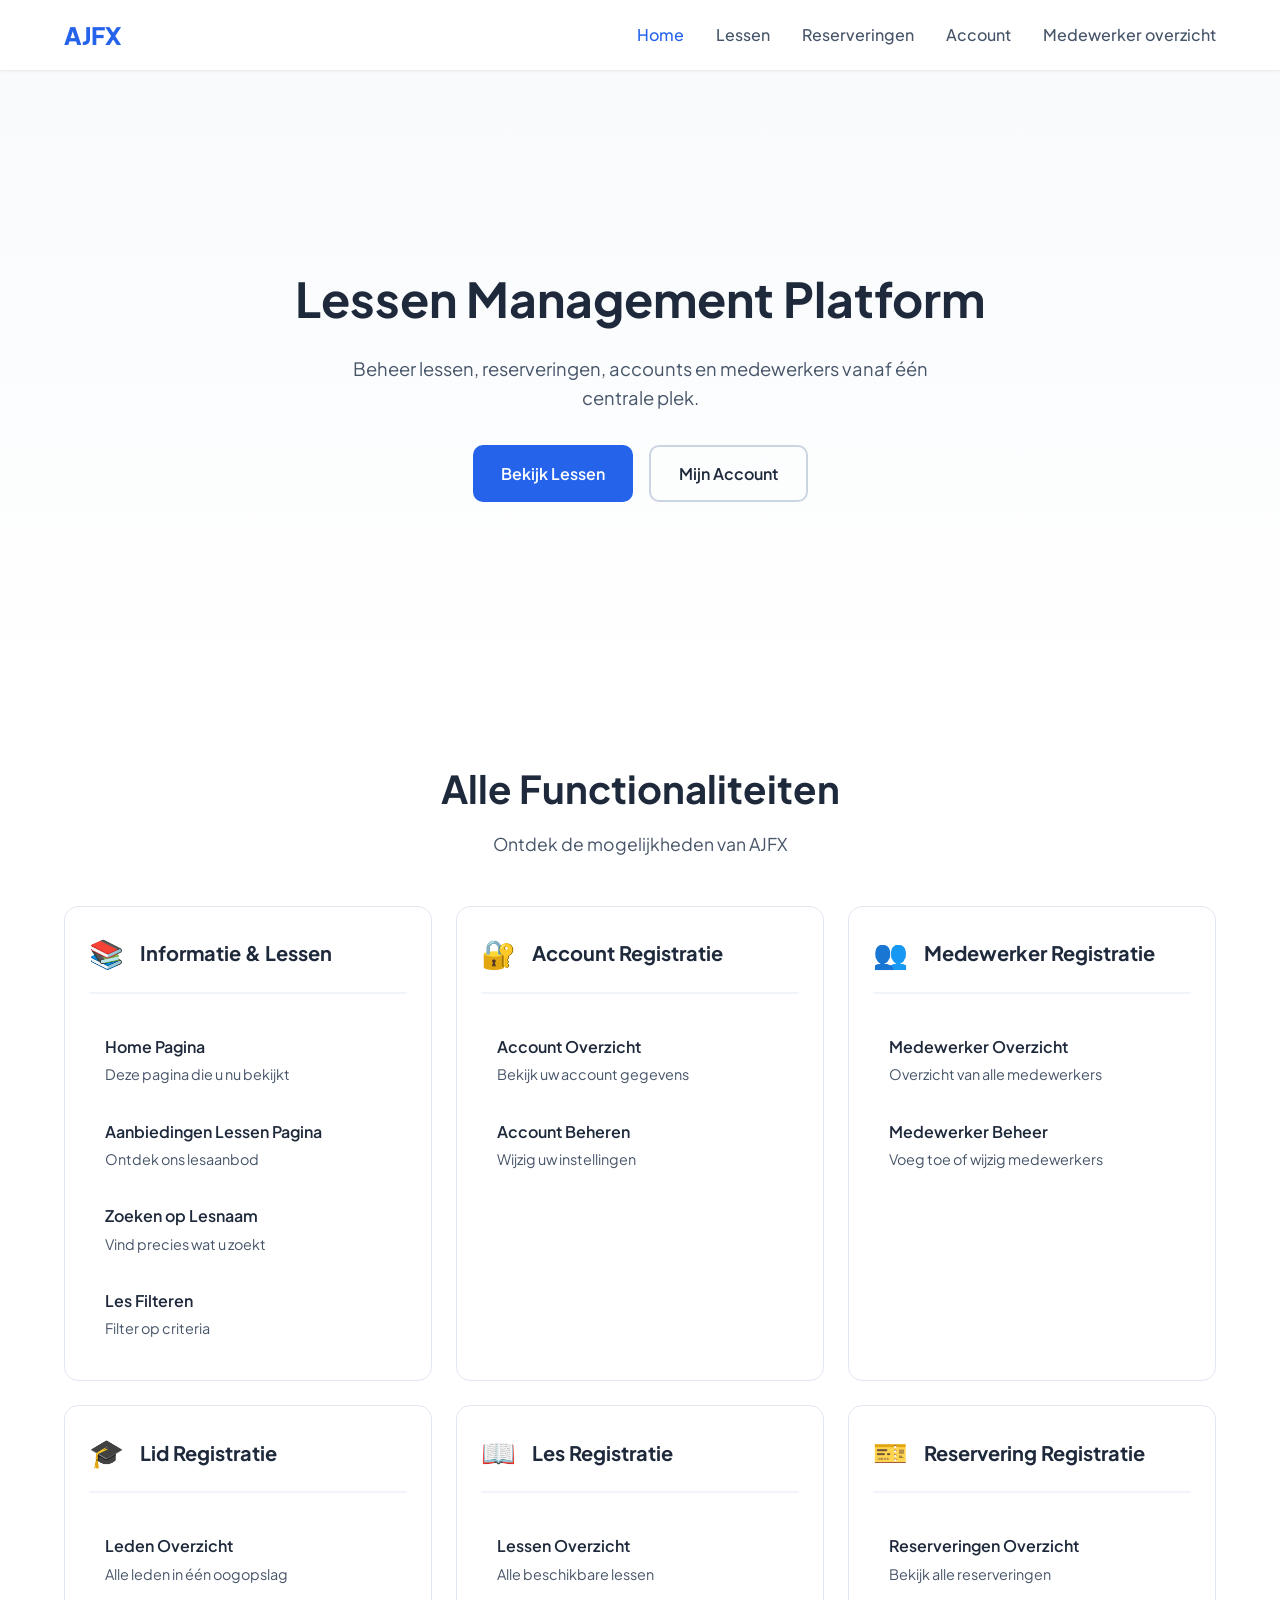
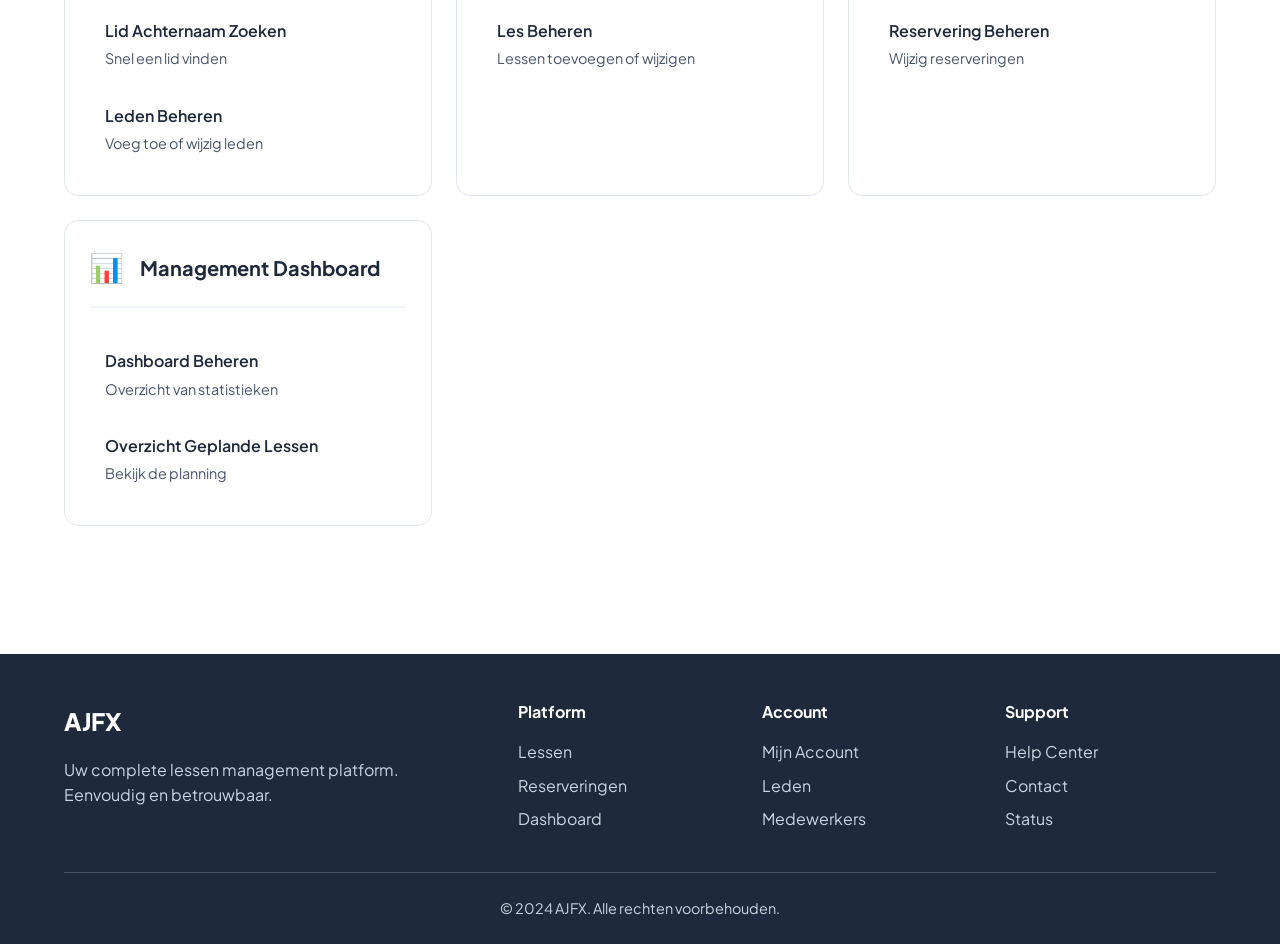
<file: index.html>
<!DOCTYPE html>
<html lang="nl">

<head>
    <meta charset="UTF-8">
    <meta name="viewport" content="width=device-width, initial-scale=1.0">
    <title>AJFX - Lessen Management Platform</title>
    <link rel="preconnect" href="https://fonts.googleapis.com">
    <link rel="preconnect" href="https://fonts.gstatic.com" crossorigin>
    <link href="https://fonts.googleapis.com/css2?family=Plus+Jakarta+Sans:wght@300;400;500;600;700;800&display=swap"
        rel="stylesheet">
    <link rel="stylesheet" href="homepage/styles.css">
</head>

<body>
    <!-- Error Modal (hidden by default) -->
    <div id="errorModal" class="modal">
        <div class="modal-content">
            <div class="modal-icon">⚠️</div>
            <h2>Pagina Tijdelijk Niet Beschikbaar</h2>
            <p>De homepagina is tijdelijk niet beschikbaar. Probeer het later opnieuw.</p>
            <button onclick="closeErrorModal()" class="btn-primary">Sluiten</button>
        </div>
    </div>

    <div id="header"></div>
    <script>
        fetch('header.html')
            .then(response => response.text())
            .then(data => {
                document.getElementById('header').innerHTML = data;
            });
    </script>

    <!-- Hero Section -->
    <section class="hero">
        <div class="hero-content">
            <h1 class="hero-title">Lessen Management Platform</h1>
            <p class="hero-subtitle">
                Beheer lessen, reserveringen, accounts en medewerkers vanaf één centrale plek.
            </p>
            <div class="hero-cta">
                <button onclick="window.location.href='lessen-overzicht.php'" class="btn-primary">
                    Bekijk Lessen
                </button>
                <a href="account/login.php" class="btn-secondary"
                    style="display: inline-flex; align-items: center; justify-content: center; text-decoration: none;">
                    Mijn Account
                </a>
            </div>
        </div>
    </section>

    <!-- Features Section -->
    <section class="features">
        <div class="container">
            <div class="features-header">
                <h2 class="section-title">Alle Functionaliteiten</h2>
                <p class="section-subtitle">Ontdek de mogelijkheden van AJFX</p>
            </div>

            <div class="features-grid">
                <!-- Informatie Epic -->
                <div class="feature-epic">
                    <div class="epic-header">
                        <span class="epic-icon">📚</span>
                        <h3>Informatie & Lessen</h3>
                    </div>
                    <ul class="feature-list">
                        <li class="feature-item" onclick="window.location.href='index.html'">
                            <div class="feature-content">
                                <strong>Home Pagina</strong>
                                <small>Deze pagina die u nu bekijkt</small>
                            </div>
                        </li>
                        <li class="feature-item" onclick="window.location.href='lessons.php'">
                            <div class="feature-content">
                                <strong>Aanbiedingen Lessen Pagina</strong>
                                <small>Ontdek ons lesaanbod</small>
                            </div>
                        </li>
                        <li class="feature-item" onclick="window.location.href='lessen-overzicht.php'">
                            <div class="feature-content">
                                <strong>Zoeken op Lesnaam</strong>
                                <small>Vind precies wat u zoekt</small>
                            </div>
                        </li>
                        <li class="feature-item" onclick="window.location.href='lessen-overzicht.php'">
                            <div class="feature-content">
                                <strong>Les Filteren</strong>
                                <small>Filter op criteria</small>
                            </div>
                        </li>
                    </ul>
                </div>

                <!-- Account Registration Epic -->
                <div class="feature-epic">
                    <div class="epic-header">
                        <span class="epic-icon">🔐</span>
                        <h3>Account Registratie</h3>
                    </div>
                    <ul class="feature-list">
                        <li class="feature-item" onclick="window.location.href='account/login.php'">
                            <div class="feature-content">
                                <strong>Account Overzicht</strong>
                                <small>Bekijk uw account gegevens</small>
                            </div>
                        </li>
                        <li class="feature-item" onclick="window.location.href='account/gegevens_wijzigen.php'">
                            <div class="feature-content">
                                <strong>Account Beheren</strong>
                                <small>Wijzig uw instellingen</small>
                            </div>
                        </li>
                    </ul>
                </div>

                <!-- Medewerker Epic -->
                <div class="feature-epic">
                    <div class="epic-header">
                        <span class="epic-icon">👥</span>
                        <h3>Medewerker Registratie</h3>
                    </div>
                    <ul class="feature-list">
                        <li class="feature-item"
                            onclick="window.location.href='medewerker_overzicht/medewerkers.php'">
                            <div class="feature-content">
                                <strong>Medewerker Overzicht</strong>
                                <small>Overzicht van alle medewerkers</small>
                            </div>
                        </li>
                        <li class="feature-item"
                            onclick="window.location.href='medewerker_overzicht/medewerkers.php'">
                            <div class="feature-content">
                                <strong>Medewerker Beheer</strong>
                                <small>Voeg toe of wijzig medewerkers</small>
                            </div>
                        </li>
                    </ul>
                </div>

                <!-- Leden Epic -->
                <div class="feature-epic">
                    <div class="epic-header">
                        <span class="epic-icon">🎓</span>
                        <h3>Lid Registratie</h3>
                    </div>
                    <ul class="feature-list">
                        <li class="feature-item" onclick="window.location.href='database/leden.php'">
                            <div class="feature-content">
                                <strong>Leden Overzicht</strong>
                                <small>Alle leden in één oogopslag</small>
                            </div>
                        </li>
                        <li class="feature-item" onclick="window.location.href='database/leden.php'">
                            <div class="feature-content">
                                <strong>Lid Achternaam Zoeken</strong>
                                <small>Snel een lid vinden</small>
                            </div>
                        </li>
                        <li class="feature-item" onclick="window.location.href='database/leden.php'">
                            <div class="feature-content">
                                <strong>Leden Beheren</strong>
                                <small>Voeg toe of wijzig leden</small>
                            </div>
                        </li>
                    </ul>
                </div>

                <!-- Les Registratie Epic -->
                <div class="feature-epic">
                    <div class="epic-header">
                        <span class="epic-icon">📖</span>
                        <h3>Les Registratie</h3>
                    </div>
                    <ul class="feature-list">
                        <li class="feature-item" onclick="window.location.href='lessen-overzicht.php'">
                            <div class="feature-content">
                                <strong>Lessen Overzicht</strong>
                                <small>Alle beschikbare lessen</small>
                            </div>
                        </li>
                        <li class="feature-item" onclick="window.location.href='Alle-lessen.php'">
                            <div class="feature-content">
                                <strong>Les Beheren</strong>
                                <small>Lessen toevoegen of wijzigen</small>
                            </div>
                        </li>
                    </ul>
                </div>

                <!-- Reservering Epic -->
                <div class="feature-epic">
                    <div class="epic-header">
                        <span class="epic-icon">🎫</span>
                        <h3>Reservering Registratie</h3>
                    </div>
                    <ul class="feature-list">
                        <li class="feature-item"
                            onclick="window.location.href='medewerker_overzicht/reservering_overzicht/reserveringsoverzicht.php'">
                            <div class="feature-content">
                                <strong>Reserveringen Overzicht</strong>
                                <small>Bekijk alle reserveringen</small>
                            </div>
                        </li>
                        <li class="feature-item"
                            onclick="window.location.href='medewerker_overzicht/reservering_overzicht/reserveringsoverzicht.php'">
                            <div class="feature-content">
                                <strong>Reservering Beheren</strong>
                                <small>Wijzig reserveringen</small>
                            </div>
                        </li>
                    </ul>
                </div>

                <!-- Management Dashboard Epic -->
                <div class="feature-epic">
                    <div class="epic-header">
                        <span class="epic-icon">📊</span>
                        <h3>Management Dashboard</h3>
                    </div>
                    <ul class="feature-list">
                        <li class="feature-item"
                            onclick="window.location.href='medewerker_overzicht/medewerkers.php'">
                            <div class="feature-content">
                                <strong>Dashboard Beheren</strong>
                                <small>Overzicht van statistieken</small>
                            </div>
                        </li>
                        <li class="feature-item" onclick="window.location.href='lessen-overzicht.php'">
                            <div class="feature-content">
                                <strong>Overzicht Geplande Lessen</strong>
                                <small>Bekijk de planning</small>
                            </div>
                        </li>
                    </ul>
                </div>
            </div>
        </div>
    </section>

    <!-- Footer -->
    <footer class="footer">
        <div class="container">
            <div class="footer-grid">
                <div class="footer-col">
                    <div class="logo">
                        <span class="logo-text">AJFX</span>
                    </div>
                    <p class="footer-description">
                        Uw complete lessen management platform. Eenvoudig en betrouwbaar.
                    </p>
                </div>
                <div class="footer-col">
                    <h4>Platform</h4>
                    <ul class="footer-links">
                        <li><a href="lessen-overzicht.php">Lessen</a></li>
                        <li><a href="medewerker_overzicht/reservering_overzicht/reserveringsoverzicht.php">Reserveringen</a></li>
                        <li><a href="medewerker_overzicht/medewerkers.php">Dashboard</a></li>
                    </ul>
                </div>
                <div class="footer-col">
                    <h4>Account</h4>
                    <ul class="footer-links">
                        <li><a href="account/login.php">Mijn Account</a></li>
                        <li><a href="database/leden.php">Leden</a></li>
                        <li><a href="medewerker_overzicht/medewerkers.php">Medewerkers</a></li>
                    </ul>
                </div>
                <div class="footer-col">
                    <h4>Support</h4>
                    <ul class="footer-links">
                        <li><a href="#">Help Center</a></li>
                        <li><a href="#">Contact</a></li>
                        <li><a href="#">Status</a></li>
                    </ul>
                </div>
            </div>
            <div class="footer-bottom">
                <p>&copy; 2024 AJFX. Alle rechten voorbehouden.</p>
            </div>
        </div>
    </footer>

    <div id="loadingIndicator" class="loading-indicator">
        <div class="spinner"></div>
        <p>Laden...</p>
    </div>

    <script src="homepage/script.js"></script>
</body>

</html>
</file>
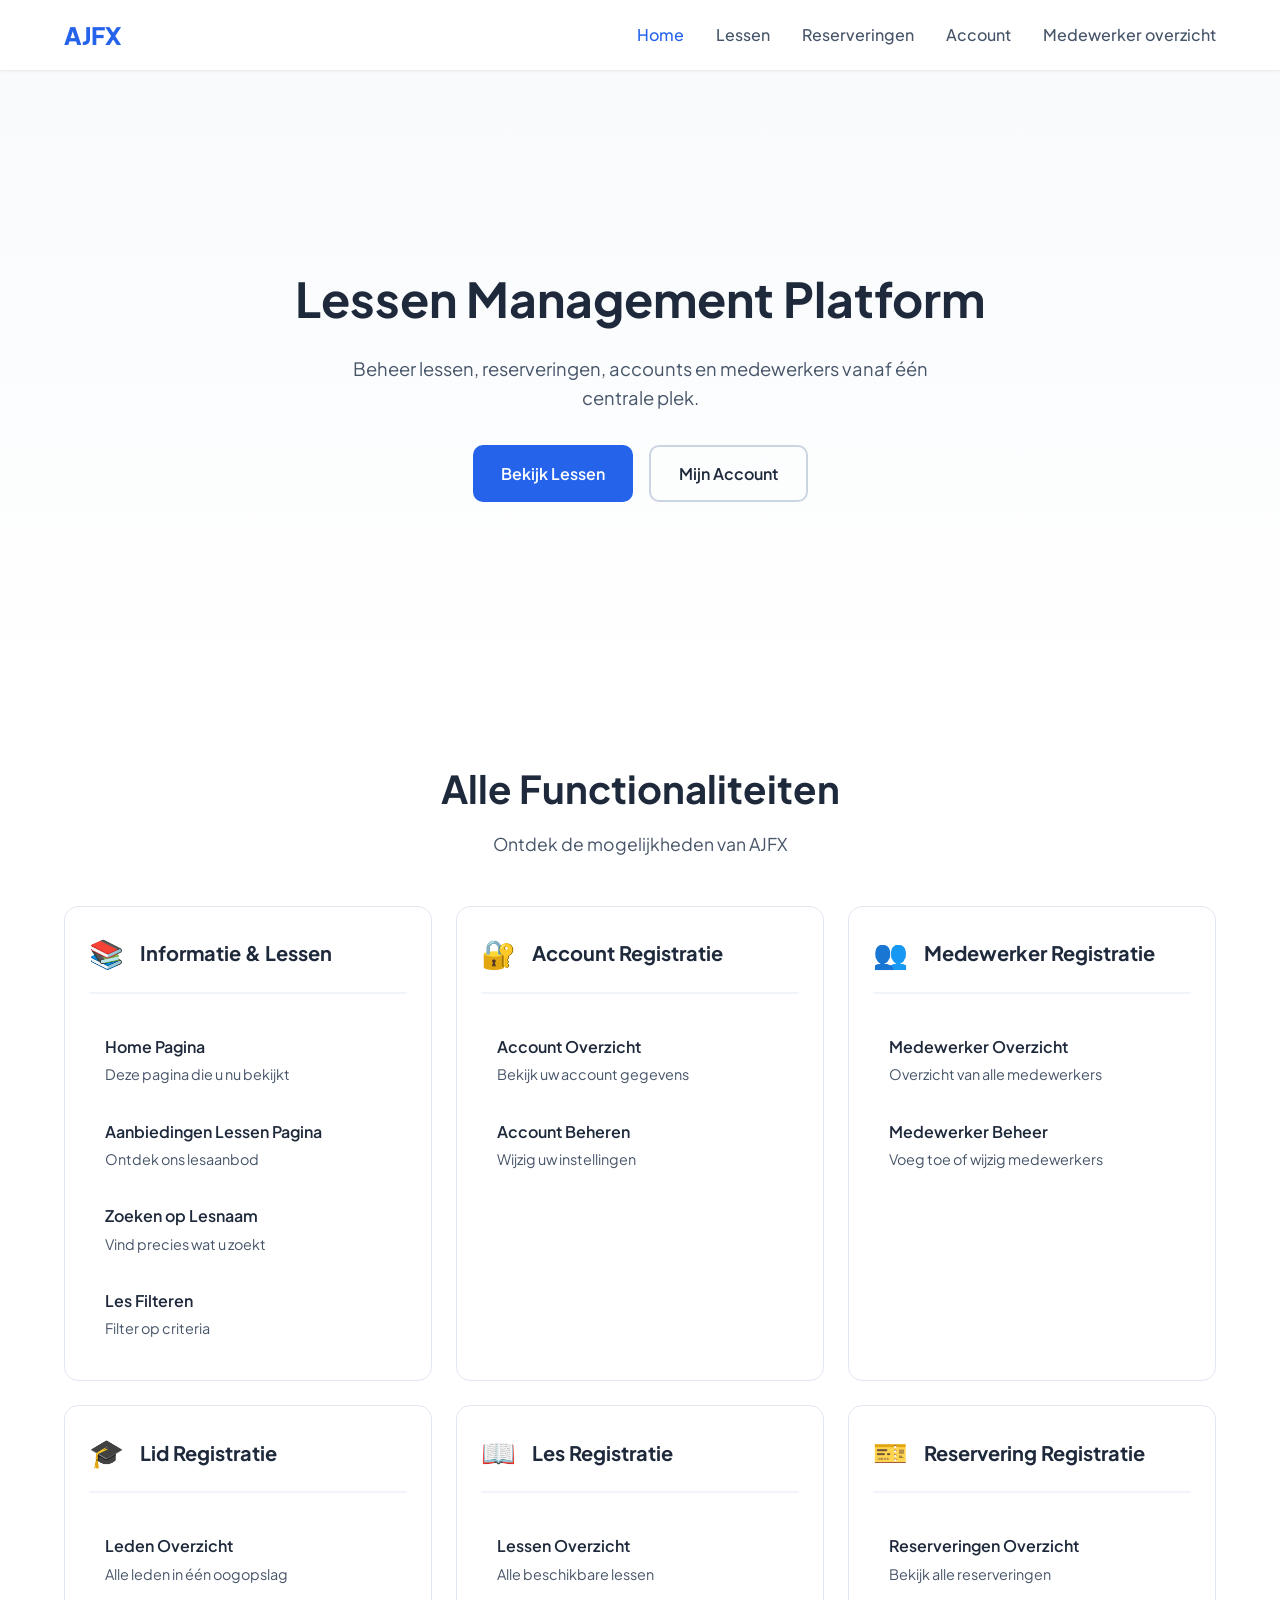
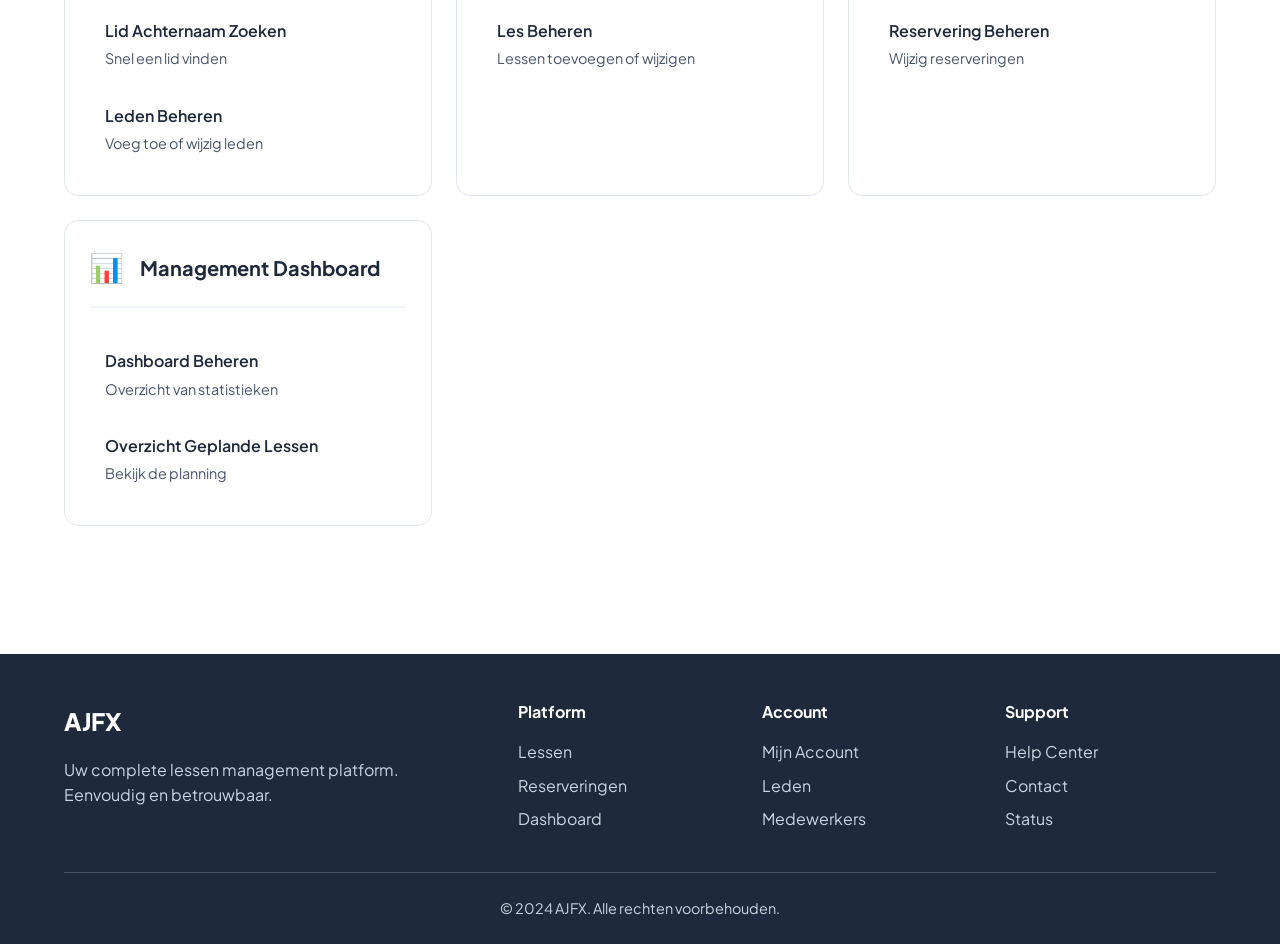
<file: homepage/index.html>
<!DOCTYPE html>
<html lang="nl">
<head>
    <meta charset="UTF-8">
    <meta name="viewport" content="width=device-width, initial-scale=1.0">
    <title>AJFX - Lessen Management Platform</title>
    <link rel="preconnect" href="https://fonts.googleapis.com">
    <link rel="preconnect" href="https://fonts.gstatic.com" crossorigin>
    <link href="https://fonts.googleapis.com/css2?family=Plus+Jakarta+Sans:wght@300;400;500;600;700;800&display=swap" rel="stylesheet">
    <link rel="stylesheet" href="styles.css">
</head>
<body>
    <!-- Error Modal (hidden by default) -->
    <div id="errorModal" class="modal">
        <div class="modal-content">
            <div class="modal-icon">⚠️</div>
            <h2>Pagina Tijdelijk Niet Beschikbaar</h2>
            <p>De homepagina is tijdelijk niet beschikbaar. Probeer het later opnieuw.</p>
            <button onclick="closeErrorModal()" class="btn-primary">Sluiten</button>
        </div>
    </div>

    <!-- Navigation -->
    <nav class="navbar">
        <div class="nav-container">
            <div class="logo">
                <span class="logo-text">AJFX</span>
            </div>
            <button class="mobile-menu-toggle" onclick="toggleMobileMenu()">
                <span></span>
                <span></span>
                <span></span>
            </button>
            <ul class="nav-menu" id="navMenu">
                <li><a href="index.html" class="nav-link active">Home</a></li>
                <li><a href="../lessen-overzicht.php" class="nav-link">Lessen</a></li>
                <li><a href="../medewerker_overzicht/reservering_overzicht/reserveringsoverzicht.php" class="nav-link">Reserveringen</a></li>
                <li><a href="../account/login.php" class="nav-link">Account</a></li>
                <li><a href="../medewerker_overzicht/medewerkers.php" class="nav-link">Medewerker overzicht</a></li>
            </ul>
        </div>
    </nav>

    <!-- Hero Section -->
    <section class="hero">
        <div class="hero-content">
            <h1 class="hero-title">Lessen Management Platform</h1>
            <p class="hero-subtitle">
                Beheer lessen, reserveringen, accounts en medewerkers vanaf één centrale plek.
            </p>
            <div class="hero-cta">
                <button onclick="window.location.href='../lessen-overzicht.php'" class="btn-primary">
                    Bekijk Lessen
                </button>
                <a href="../account/login.php" class="btn-secondary" style="display: inline-flex; align-items: center; justify-content: center; text-decoration: none;">
                    Mijn Account
                </a>
            </div>
        </div>
    </section>

    <!-- Features Section -->
    <section class="features">
        <div class="container">
            <div class="features-header">
                <h2 class="section-title">Alle Functionaliteiten</h2>
                <p class="section-subtitle">Ontdek de mogelijkheden van AJFX</p>
            </div>
            
            <div class="features-grid">
                <!-- Informatie Epic -->
                <div class="feature-epic">
                    <div class="epic-header">
                        <span class="epic-icon">📚</span>
                        <h3>Informatie & Lessen</h3>
                    </div>
                    <ul class="feature-list">
                        <li class="feature-item" onclick="window.location.href='index.html'">
                            <div class="feature-content">
                                <strong>Home Pagina</strong>
                                <small>Deze pagina die u nu bekijkt</small>
                            </div>
                        </li>
                        <li class="feature-item" onclick="window.location.href='../lessons.php'">
                            <div class="feature-content">
                                <strong>Aanbiedingen Lessen Pagina</strong>
                                <small>Ontdek ons lesaanbod</small>
                            </div>
                        </li>
                        <li class="feature-item" onclick="window.location.href='../lessen-overzicht.php'">
                            <div class="feature-content">
                                <strong>Zoeken op Lesnaam</strong>
                                <small>Vind precies wat u zoekt</small>
                            </div>
                        </li>
                        <li class="feature-item" onclick="window.location.href='../lessen-overzicht.php'">
                            <div class="feature-content">
                                <strong>Les Filteren</strong>
                                <small>Filter op criteria</small>
                            </div>
                        </li>
                    </ul>
                </div>

                <!-- Account Registration Epic -->
                <div class="feature-epic">
                    <div class="epic-header">
                        <span class="epic-icon">🔐</span>
                        <h3>Account Registratie</h3>
                    </div>
                    <ul class="feature-list">
                        <li class="feature-item" onclick="window.location.href='../account/login.php'">
                            <div class="feature-content">
                                <strong>Account Overzicht</strong>
                                <small>Bekijk uw account gegevens</small>
                            </div>
                        </li>
                        <li class="feature-item" onclick="window.location.href='../account/gegevens_wijzigen.php'">
                            <div class="feature-content">
                                <strong>Account Beheren</strong>
                                <small>Wijzig uw instellingen</small>
                            </div>
                        </li>
                    </ul>
                </div>

                <!-- Medewerker Epic -->
                <div class="feature-epic">
                    <div class="epic-header">
                        <span class="epic-icon">👥</span>
                        <h3>Medewerker Registratie</h3>
                    </div>
                    <ul class="feature-list">
                        <li class="feature-item" onclick="window.location.href='../medewerker_overzicht/medewerkers.php'">
                            <div class="feature-content">
                                <strong>Medewerker Overzicht</strong>
                                <small>Overzicht van alle medewerkers</small>
                            </div>
                        </li>
                        <li class="feature-item" onclick="window.location.href='../medewerker_overzicht/medewerkers.php'">
                            <div class="feature-content">
                                <strong>Medewerker Beheer</strong>
                                <small>Voeg toe of wijzig medewerkers</small>
                            </div>
                        </li>
                    </ul>
                </div>

                <!-- Leden Epic -->
                <div class="feature-epic">
                    <div class="epic-header">
                        <span class="epic-icon">🎓</span>
                        <h3>Lid Registratie</h3>
                    </div>
                    <ul class="feature-list">
                        <li class="feature-item" onclick="window.location.href='../database/leden.php'">
                            <div class="feature-content">
                                <strong>Leden Overzicht</strong>
                                <small>Alle leden in één oogopslag</small>
                            </div>
                        </li>
                        <li class="feature-item" onclick="window.location.href='../database/leden.php'">
                            <div class="feature-content">
                                <strong>Lid Achternaam Zoeken</strong>
                                <small>Snel een lid vinden</small>
                            </div>
                        </li>
                        <li class="feature-item" onclick="window.location.href='../database/leden.php'">
                            <div class="feature-content">
                                <strong>Leden Beheren</strong>
                                <small>Voeg toe of wijzig leden</small>
                            </div>
                        </li>
                    </ul>
                </div>

                <!-- Les Registratie Epic -->
                <div class="feature-epic">
                    <div class="epic-header">
                        <span class="epic-icon">📖</span>
                        <h3>Les Registratie</h3>
                    </div>
                    <ul class="feature-list">
                        <li class="feature-item" onclick="window.location.href='../lessen-overzicht.php'">
                            <div class="feature-content">
                                <strong>Lessen Overzicht</strong>
                                <small>Alle beschikbare lessen</small>
                            </div>
                        </li>
                        <li class="feature-item" onclick="window.location.href='../lessen-overzicht.php'">
                            <div class="feature-content">
                                <strong>Les Beheren</strong>
                                <small>Lessen toevoegen of wijzigen</small>
                            </div>
                        </li>
                    </ul>
                </div>

                <!-- Reservering Epic -->
                <div class="feature-epic">
                    <div class="epic-header">
                        <span class="epic-icon">🎫</span>
                        <h3>Reservering Registratie</h3>
                    </div>
                    <ul class="feature-list">
                        <li class="feature-item" onclick="window.location.href='../medewerker_overzicht/reservering_overzicht/reserveringsoverzicht.php'">
                            <div class="feature-content">
                                <strong>Reserveringen Overzicht</strong>
                                <small>Bekijk alle reserveringen</small>
                            </div>
                        </li>
                        <li class="feature-item" onclick="window.location.href='../medewerker_overzicht/reservering_overzicht/reserveringsoverzicht.php'">
                            <div class="feature-content">
                                <strong>Reservering Beheren</strong>
                                <small>Wijzig reserveringen</small>
                            </div>
                        </li>
                    </ul>
                </div>

                <!-- Management Dashboard Epic -->
                <div class="feature-epic">
                    <div class="epic-header">
                        <span class="epic-icon">📊</span>
                        <h3>Management Dashboard</h3>
                    </div>
                    <ul class="feature-list">
                        <li class="feature-item" onclick="window.location.href='../medewerker_overzicht/medewerkers.php'">
                            <div class="feature-content">
                                <strong>Dashboard Beheren</strong>
                                <small>Overzicht van statistieken</small>
                            </div>
                        </li>
                        <li class="feature-item" onclick="window.location.href='../lessen-overzicht.php'">
                            <div class="feature-content">
                                <strong>Overzicht Geplande Lessen</strong>
                                <small>Bekijk de planning</small>
                            </div>
                        </li>
                    </ul>
                </div>
            </div>
        </div>
    </section>

    <!-- Footer -->
    <footer class="footer">
        <div class="container">
            <div class="footer-grid">
                <div class="footer-col">
                    <div class="logo">
                        <span class="logo-text">AJFX</span>
                    </div>
                    <p class="footer-description">
                        Uw complete lessen management platform. Eenvoudig en betrouwbaar.
                    </p>
                </div>
                <div class="footer-col">
                    <h4>Platform</h4>
                    <ul class="footer-links">
                        <li><a href="../lessen-overzicht.php">Lessen</a></li>
                        <li><a href="../medewerker_overzicht/reservering_overzicht/reserveringsoverzicht.php">Reserveringen</a></li>
                        <li><a href="../medewerker_overzicht/medewerkers.php">Dashboard</a></li>
                    </ul>
                </div>
                <div class="footer-col">
                    <h4>Account</h4>
                    <ul class="footer-links">
                        <li><a href="../account/login.php">Mijn Account</a></li>
                        <li><a href="../database/leden.php">Leden</a></li>
                        <li><a href="../medewerker_overzicht/medewerkers.php">Medewerkers</a></li>
                    </ul>
                </div>
                <div class="footer-col">
                    <h4>Support</h4>
                    <ul class="footer-links">
                        <li><a href="#">Help Center</a></li>
                        <li><a href="#">Contact</a></li>
                        <li><a href="#">Status</a></li>
                    </ul>
                </div>
            </div>
            <div class="footer-bottom">
                <p>&copy; 2024 AJFX. Alle rechten voorbehouden.</p>
            </div>
        </div>
    </footer>

    <div id="loadingIndicator" class="loading-indicator">
        <div class="spinner"></div>
        <p>Laden...</p>
    </div>

    <script src="script.js"></script>
</body>
</html>
</file>
<file: homepage/styles.css>
:root {
    /* Color Palette */
    --primary: #2563eb;
    --primary-dark: #1d4ed8;
    --primary-light: #3b82f6;
    --secondary: #64748b;
    --accent: #0ea5e9;
    --dark: #1e293b;
    --gray-50: #f8fafc;
    --gray-100: #f1f5f9;
    --gray-200: #e2e8f0;
    --gray-300: #cbd5e1;
    --gray-400: #94a3b8;
    --gray-600: #475569;
    --gray-800: #1e293b;
    --white: #ffffff;
    
    /* Typography */
    --font-main: 'Plus Jakarta Sans', sans-serif;
    
    /* Spacing */
    --spacing-xs: 0.5rem;
    --spacing-sm: 1rem;
    --spacing-md: 1.5rem;
    --spacing-lg: 2rem;
    --spacing-xl: 3rem;
    --spacing-2xl: 4rem;
    
    /* Borders */
    --radius-sm: 6px;
    --radius-md: 10px;
    --radius-lg: 14px;
    
    /* Shadows */
    --shadow-sm: 0 1px 3px rgba(0, 0, 0, 0.08);
    --shadow-md: 0 4px 6px rgba(0, 0, 0, 0.08);
    --shadow-lg: 0 10px 15px rgba(0, 0, 0, 0.1);
}

* {
    margin: 0;
    padding: 0;
    box-sizing: border-box;
}

html {
    scroll-behavior: smooth;
}

body {
    font-family: var(--font-main);
    font-size: 16px;
    line-height: 1.6;
    color: var(--dark);
    background-color: var(--white);
    overflow-x: hidden;
}

/* Typography */
h1, h2, h3, h4, h5, h6 {
    font-weight: 700;
    line-height: 1.3;
}

h1 { font-size: clamp(2rem, 4vw, 3rem); }
h2 { font-size: clamp(1.75rem, 3vw, 2.5rem); }
h3 { font-size: clamp(1.25rem, 2vw, 1.75rem); }
h4 { font-size: 1.25rem; }

/* Container */
.container {
    max-width: 1200px;
    margin: 0 auto;
    padding: 0 var(--spacing-md);
}

/* Navigation */
.navbar {
    position: fixed;
    top: 0;
    left: 0;
    right: 0;
    background: rgba(255, 255, 255, 0.98);
    backdrop-filter: blur(10px);
    box-shadow: var(--shadow-sm);
    z-index: 1000;
}

.nav-container {
    max-width: 1200px;
    margin: 0 auto;
    padding: 0 var(--spacing-md);
    display: flex;
    justify-content: space-between;
    align-items: center;
    height: 70px;
}

.logo {
    font-size: 1.5rem;
    font-weight: 800;
    color: var(--primary);
    text-decoration: none;
}

.logo-text {
    letter-spacing: -0.02em;
}

.nav-menu {
    display: flex;
    list-style: none;
    gap: var(--spacing-lg);
    align-items: center;
}

.nav-link {
    font-weight: 500;
    color: var(--gray-600);
    text-decoration: none;
    padding: 0.5rem 0;
    transition: color 0.2s;
}

.nav-link:hover,
.nav-link.active {
    color: var(--primary);
}

.mobile-menu-toggle {
    display: none;
    flex-direction: column;
    gap: 5px;
    background: none;
    border: none;
    cursor: pointer;
    padding: 8px;
}

.mobile-menu-toggle span {
    width: 25px;
    height: 2px;
    background: var(--dark);
    border-radius: 2px;
    transition: all 0.3s;
}

/* Hero Section */
.hero {
    min-height: 70vh;
    display: flex;
    align-items: center;
    justify-content: center;
    padding: var(--spacing-2xl) var(--spacing-md);
    margin-top: 70px;
    background: linear-gradient(to bottom, var(--gray-50), var(--white));
}

.hero-content {
    text-align: center;
    max-width: 800px;
}

.hero-title {
    margin-bottom: var(--spacing-md);
    color: var(--dark);
}

.hero-subtitle {
    font-size: 1.15rem;
    color: var(--gray-600);
    margin-bottom: var(--spacing-lg);
    max-width: 600px;
    margin-left: auto;
    margin-right: auto;
}

.hero-cta {
    display: flex;
    gap: var(--spacing-sm);
    justify-content: center;
    flex-wrap: wrap;
}

/* Buttons */
.btn-primary,
.btn-secondary {
    font-family: var(--font-main);
    font-size: 1rem;
    font-weight: 600;
    padding: 0.875rem 1.75rem;
    border: none;
    border-radius: var(--radius-md);
    cursor: pointer;
    transition: all 0.2s;
    text-decoration: none;
}

.btn-primary {
    background: var(--primary);
    color: var(--white);
}

.btn-primary:hover {
    background: var(--primary-dark);
    transform: translateY(-1px);
    box-shadow: var(--shadow-md);
}

.btn-secondary {
    background: transparent;
    color: var(--dark);
    border: 2px solid var(--gray-300);
}

.btn-secondary:hover {
    border-color: var(--primary);
    color: var(--primary);
}

/* Features Section */
.features {
    padding: var(--spacing-2xl) 0;
    background: var(--white);
}

.features-header {
    text-align: center;
    margin-bottom: var(--spacing-xl);
}

.section-title {
    margin-bottom: var(--spacing-sm);
    color: var(--dark);
}

.section-subtitle {
    font-size: 1.1rem;
    color: var(--gray-600);
}

.features-grid {
    display: grid;
    grid-template-columns: repeat(auto-fit, minmax(320px, 1fr));
    gap: var(--spacing-md);
}

.feature-epic {
    background: var(--white);
    border: 1px solid var(--gray-200);
    border-radius: var(--radius-lg);
    padding: var(--spacing-md);
    transition: all 0.2s;
}

.feature-epic:hover {
    border-color: var(--primary);
    box-shadow: var(--shadow-md);
}

.epic-header {
    display: flex;
    align-items: center;
    gap: var(--spacing-sm);
    margin-bottom: var(--spacing-md);
    padding-bottom: var(--spacing-sm);
    border-bottom: 2px solid var(--gray-100);
}

.epic-icon {
    font-size: 1.75rem;
}

.epic-header h3 {
    font-size: 1.25rem;
    font-weight: 700;
    color: var(--dark);
}

.feature-list {
    list-style: none;
}

.feature-item {
    padding: var(--spacing-sm);
    border-radius: var(--radius-sm);
    cursor: pointer;
    transition: background 0.2s;
}

.feature-item:hover {
    background: var(--gray-50);
}

.feature-content strong {
    display: block;
    font-weight: 600;
    color: var(--dark);
    margin-bottom: 0.25rem;
}

.feature-content small {
    display: block;
    color: var(--gray-600);
    font-size: 0.9rem;
}

/* Footer */
.footer {
    background: var(--gray-800);
    color: var(--gray-300);
    padding: var(--spacing-xl) 0 var(--spacing-md);
    margin-top: var(--spacing-2xl);
}

.footer .logo {
    color: var(--white);
    margin-bottom: var(--spacing-sm);
}

.footer-grid {
    display: grid;
    grid-template-columns: 2fr 1fr 1fr 1fr;
    gap: var(--spacing-lg);
    margin-bottom: var(--spacing-lg);
}

.footer-col h4 {
    font-size: 1rem;
    font-weight: 700;
    color: var(--white);
    margin-bottom: var(--spacing-sm);
}

.footer-description {
    max-width: 350px;
    line-height: 1.6;
}

.footer-links {
    list-style: none;
}

.footer-links li {
    margin-bottom: 0.5rem;
}

.footer-links a {
    color: var(--gray-300);
    text-decoration: none;
    transition: color 0.2s;
}

.footer-links a:hover {
    color: var(--white);
}

.footer-bottom {
    padding-top: var(--spacing-md);
    border-top: 1px solid var(--gray-600);
    text-align: center;
    font-size: 0.9rem;
}

/* Modal */
.modal {
    display: none;
    position: fixed;
    top: 0;
    left: 0;
    right: 0;
    bottom: 0;
    background: rgba(0, 0, 0, 0.5);
    z-index: 2000;
    align-items: center;
    justify-content: center;
}

.modal.active {
    display: flex;
}

.modal-content {
    background: var(--white);
    border-radius: var(--radius-lg);
    padding: var(--spacing-lg);
    max-width: 450px;
    text-align: center;
    box-shadow: var(--shadow-lg);
}

.modal-icon {
    font-size: 3rem;
    margin-bottom: var(--spacing-sm);
}

.modal-content h2 {
    font-size: 1.5rem;
    margin-bottom: var(--spacing-sm);
}

.modal-content p {
    color: var(--gray-600);
    margin-bottom: var(--spacing-md);
}

/* Loading Indicator */
.loading-indicator {
    display: none;
    position: fixed;
    top: 0;
    left: 0;
    right: 0;
    bottom: 0;
    background: rgba(255, 255, 255, 0.95);
    z-index: 3000;
    align-items: center;
    justify-content: center;
    flex-direction: column;
    gap: var(--spacing-sm);
}

.loading-indicator.active {
    display: flex;
}

.spinner {
    width: 40px;
    height: 40px;
    border: 3px solid var(--gray-200);
    border-top-color: var(--primary);
    border-radius: 50%;
    animation: spin 0.8s linear infinite;
}

@keyframes spin {
    to {
        transform: rotate(360deg);
    }
}

/* Responsive Design */
@media (max-width: 1024px) {
    .features-grid {
        grid-template-columns: repeat(auto-fit, minmax(280px, 1fr));
    }
    
    .footer-grid {
        grid-template-columns: 1fr 1fr;
    }
}

@media (max-width: 768px) {
    .nav-menu {
        position: fixed;
        top: 70px;
        left: 0;
        right: 0;
        background: var(--white);
        flex-direction: column;
        padding: var(--spacing-md);
        box-shadow: var(--shadow-lg);
        transform: translateY(-100%);
        opacity: 0;
        transition: all 0.3s;
        pointer-events: none;
    }
    
    .nav-menu.active {
        transform: translateY(0);
        opacity: 1;
        pointer-events: all;
    }
    
    .mobile-menu-toggle {
        display: flex;
    }
    
    .mobile-menu-toggle.active span:nth-child(1) {
        transform: rotate(45deg) translate(7px, 7px);
    }
    
    .mobile-menu-toggle.active span:nth-child(2) {
        opacity: 0;
    }
    
    .mobile-menu-toggle.active span:nth-child(3) {
        transform: rotate(-45deg) translate(7px, -7px);
    }
    
    .hero {
        min-height: 60vh;
        padding: var(--spacing-xl) var(--spacing-md);
    }
    
    .hero-cta {
        flex-direction: column;
    }
    
    .btn-primary,
    .btn-secondary {
        width: 100%;
        justify-content: center;
    }
    
    .features-grid {
        grid-template-columns: 1fr;
    }
    
    .footer-grid {
        grid-template-columns: 1fr;
    }
}

@media (max-width: 480px) {
    :root {
        --spacing-md: 1rem;
        --spacing-lg: 1.5rem;
        --spacing-xl: 2rem;
        --spacing-2xl: 3rem;
    }
    
    .nav-container {
        padding: 0 var(--spacing-sm);
    }
    
    .container {
        padding: 0 var(--spacing-sm);
    }
}

/* Print Styles */
@media print {
    .navbar,
    .footer {
        display: none;
    }
    
    body {
        color: #000;
        background: #fff;
    }
}
</file>
